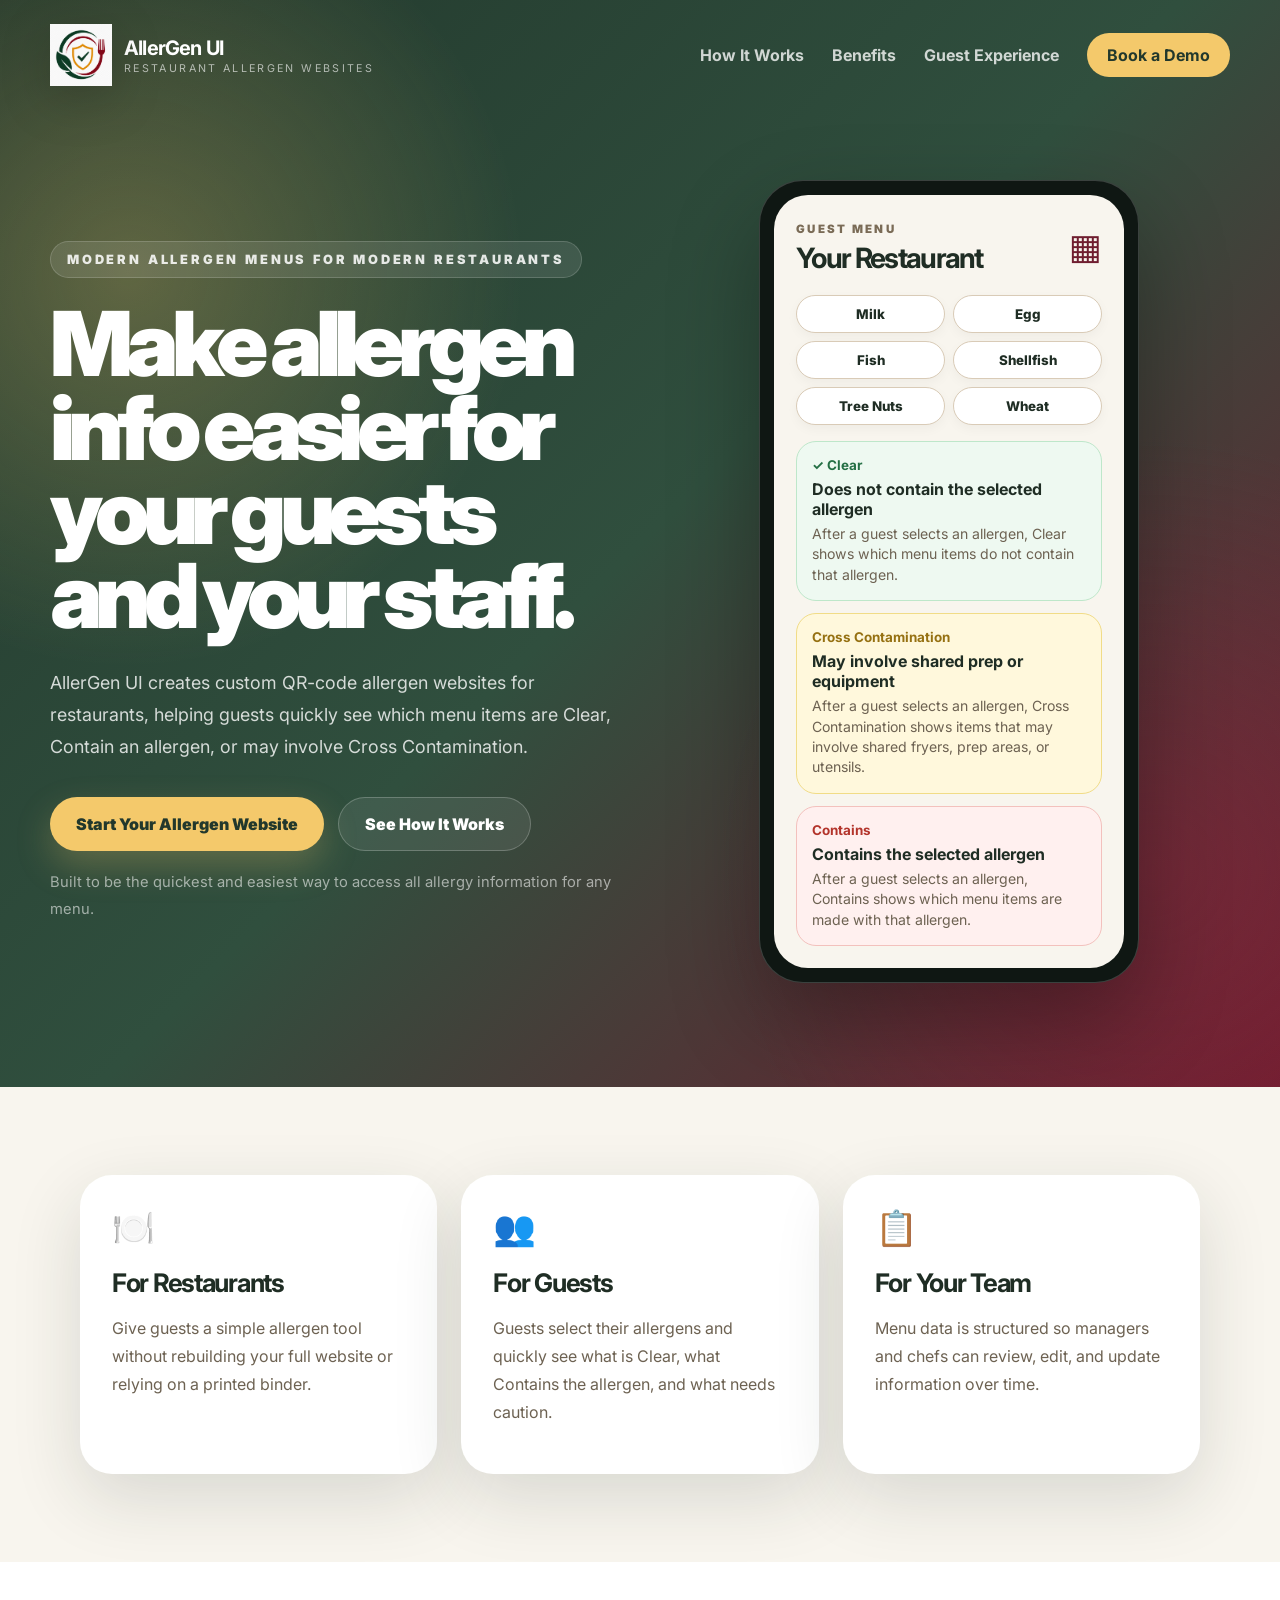
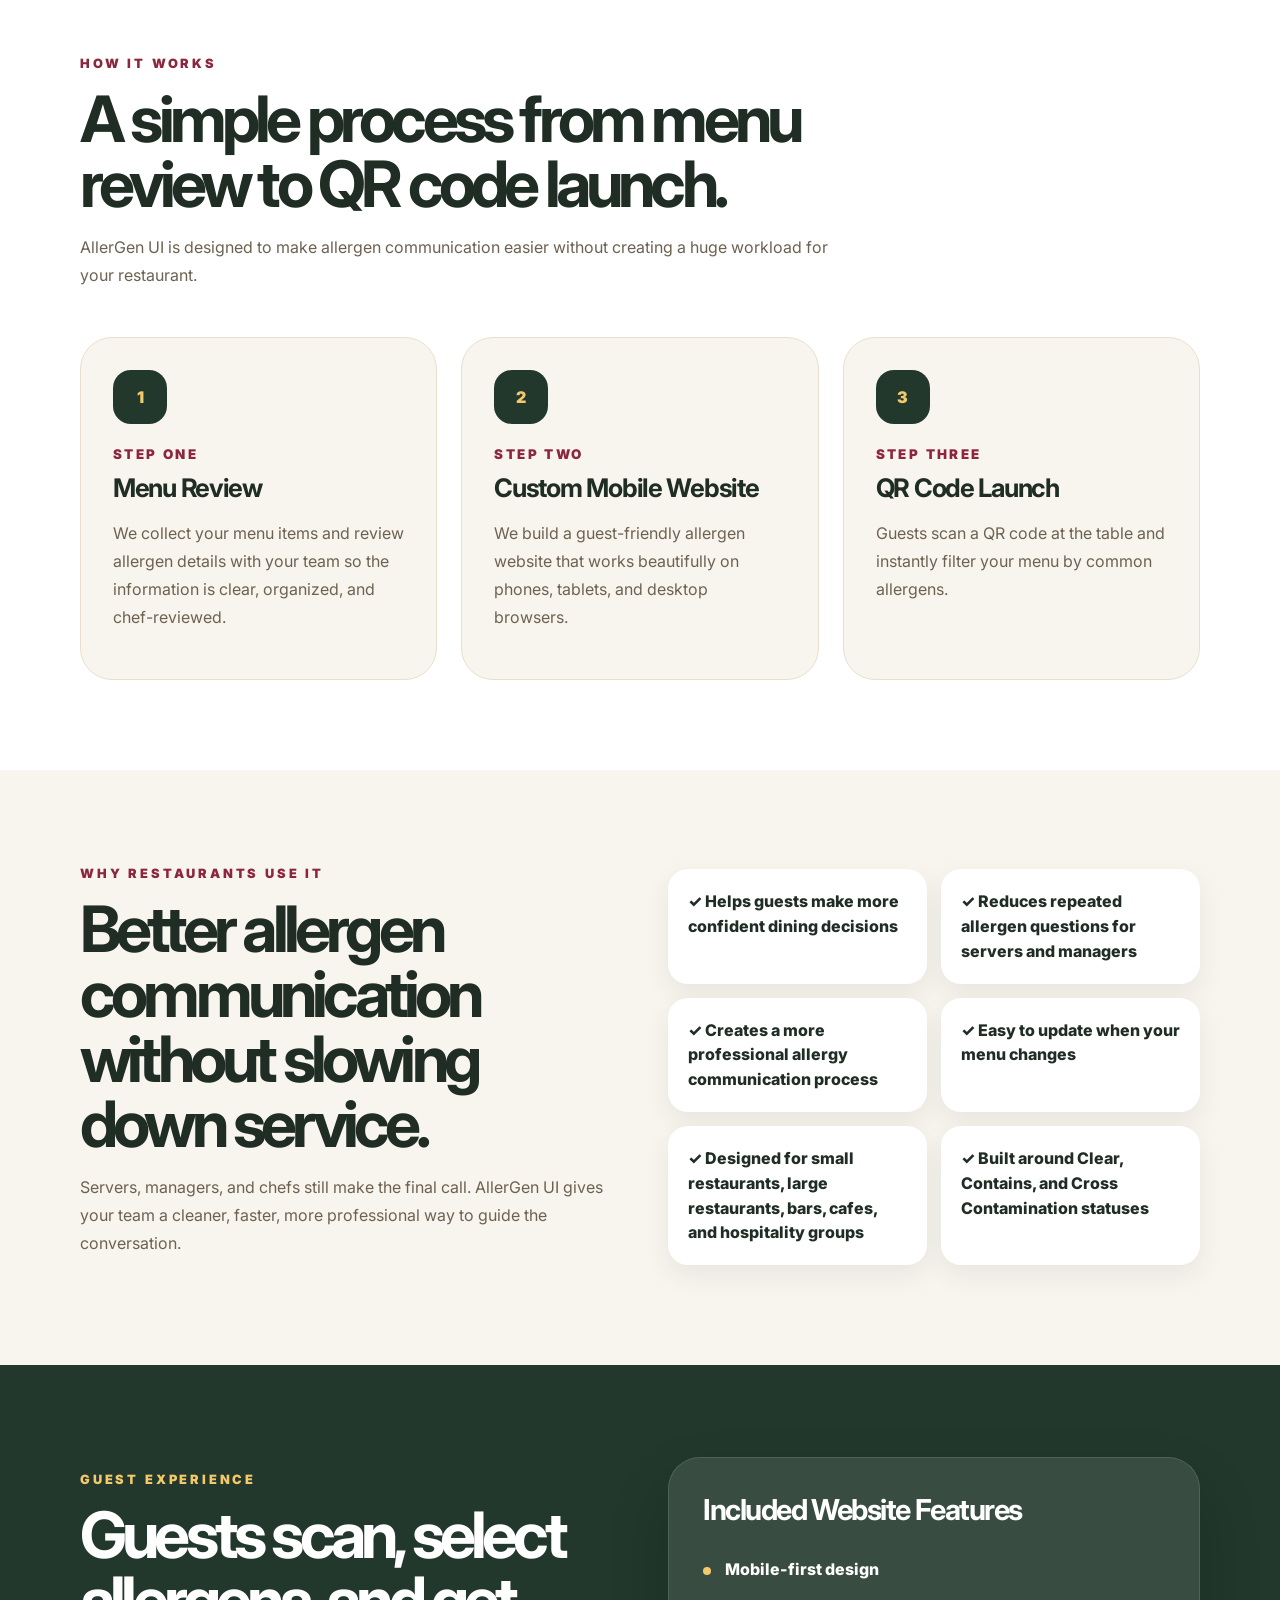
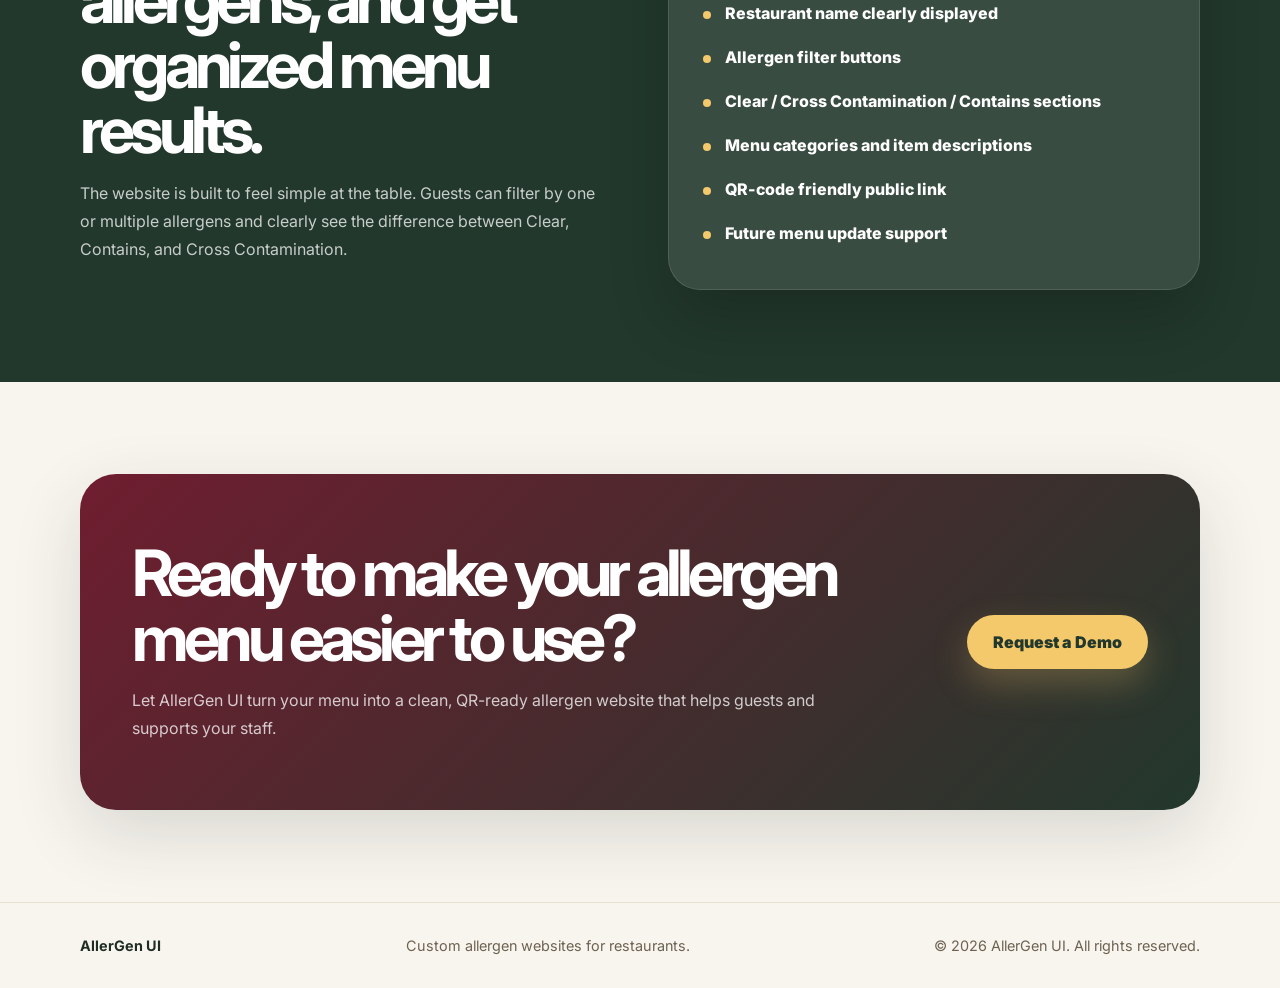
<file: index.html>
<!DOCTYPE html>
<html lang="en">
<head>
  <meta charset="UTF-8" />
  <meta name="viewport" content="width=device-width, initial-scale=1.0" />
  <title>AllerGen UI | Restaurant Allergen Websites</title>
  <meta name="description" content="AllerGen UI creates custom QR-code allergen websites for restaurants, helping guests filter menus by common allergens." />
  <link rel="preconnect" href="https://fonts.googleapis.com">
  <link rel="preconnect" href="https://fonts.gstatic.com" crossorigin>
  <link href="https://fonts.googleapis.com/css2?family=Inter:wght@400;600;700;800;900&display=swap" rel="stylesheet">
  <link rel="stylesheet" href="styles.css" />
</head>
<body>
  <header class="hero">
    <nav class="nav">
      <a class="brand" href="#top" aria-label="AllerGen UI home">
        <img class="brand-logo" src="logo.png" alt="AllerGen UI logo" />
        <span>
          <strong>AllerGen UI</strong>
          <small>Restaurant Allergen Websites</small>
        </span>
      </a>

      <button class="mobile-menu-button" aria-label="Open menu" aria-expanded="false">☰</button>

      <div class="nav-links">
        <a href="#how-it-works">How It Works</a>
        <a href="#benefits">Benefits</a>
        <a href="#guest-experience">Guest Experience</a>
        <a class="nav-cta" href="#contact">Book a Demo</a>
      </div>
    </nav>

    <section id="top" class="hero-content section-grid">
      <div class="hero-copy reveal">
        <div class="eyebrow">Modern allergen menus for modern restaurants</div>
        <h1>Make allergen info easier for your guests and your staff.</h1>
        <p>
          AllerGen UI creates custom QR-code allergen websites for restaurants, helping guests quickly see which menu items are Clear, Contain an allergen, or may involve Cross Contamination.
        </p>
        <div class="hero-actions">
          <a class="button primary" href="#contact">Start Your Allergen Website</a>
          <a class="button secondary" href="#how-it-works">See How It Works</a>
        </div>
        <p class="subnote">Built to be the quickest and easiest way to access all allergy information for any menu.</p>
      </div>

      <div class="phone-wrap reveal delay-1" aria-label="Example allergen menu preview">
        <div class="phone">
          <div class="phone-screen">
            <div class="screen-header">
              <div>
                <span>Guest Menu</span>
                <h2>Your Restaurant</h2>
              </div>
              <div class="qr-mark">▦</div>
            </div>

            <div class="allergen-buttons">
              <button>Milk</button>
              <button>Egg</button>
              <button>Fish</button>
              <button>Shellfish</button>
              <button>Tree Nuts</button>
              <button>Wheat</button>
            </div>

            <div class="result-card clear">
              <strong>✓ Clear</strong>
              <h3>Does not contain the selected allergen</h3>
              <p>After a guest selects an allergen, Clear shows which menu items do not contain that allergen.</p>
            </div>

            <div class="result-card cross">
              <strong>Cross Contamination</strong>
              <h3>May involve shared prep or equipment</h3>
              <p>After a guest selects an allergen, Cross Contamination shows items that may involve shared fryers, prep areas, or utensils.</p>
            </div>

            <div class="result-card contains">
              <strong>Contains</strong>
              <h3>Contains the selected allergen</h3>
              <p>After a guest selects an allergen, Contains shows which menu items are made with that allergen.</p>
            </div>
          </div>
        </div>
      </div>
    </section>
  </header>

  <main>
    <section class="quick-cards container">
      <article class="info-card reveal">
        <div class="card-icon">🍽️</div>
        <h2>For Restaurants</h2>
        <p>Give guests a simple allergen tool without rebuilding your full website or relying on a printed binder.</p>
      </article>
      <article class="info-card reveal delay-1">
        <div class="card-icon">👥</div>
        <h2>For Guests</h2>
        <p>Guests select their allergens and quickly see what is Clear, what Contains the allergen, and what needs caution.</p>
      </article>
      <article class="info-card reveal delay-2">
        <div class="card-icon">📋</div>
        <h2>For Your Team</h2>
        <p>Menu data is structured so managers and chefs can review, edit, and update information over time.</p>
      </article>
    </section>

    <section id="how-it-works" class="how-section">
      <div class="container">
        <div class="section-heading reveal">
          <span>How It Works</span>
          <h2>A simple process from menu review to QR code launch.</h2>
          <p>AllerGen UI is designed to make allergen communication easier without creating a huge workload for your restaurant.</p>
        </div>

        <div class="steps">
          <article class="step-card reveal">
            <div class="step-icon">1</div>
            <small>Step One</small>
            <h3>Menu Review</h3>
            <p>We collect your menu items and review allergen details with your team so the information is clear, organized, and chef-reviewed.</p>
          </article>
          <article class="step-card reveal delay-1">
            <div class="step-icon">2</div>
            <small>Step Two</small>
            <h3>Custom Mobile Website</h3>
            <p>We build a guest-friendly allergen website that works beautifully on phones, tablets, and desktop browsers.</p>
          </article>
          <article class="step-card reveal delay-2">
            <div class="step-icon">3</div>
            <small>Step Three</small>
            <h3>QR Code Launch</h3>
            <p>Guests scan a QR code at the table and instantly filter your menu by common allergens.</p>
          </article>
        </div>
      </div>
    </section>

    <section id="benefits" class="benefits-section container section-grid">
      <div class="benefits-copy reveal">
        <span>Why Restaurants Use It</span>
        <h2>Better allergen communication without slowing down service.</h2>
        <p>
          Servers, managers, and chefs still make the final call. AllerGen UI gives your team a cleaner, faster, more professional way to guide the conversation.
        </p>
      </div>
      <div class="benefit-list reveal delay-1">
        <div>✓ Helps guests make more confident dining decisions</div>
        <div>✓ Reduces repeated allergen questions for servers and managers</div>
        <div>✓ Creates a more professional allergy communication process</div>
        <div>✓ Easy to update when your menu changes</div>
        <div>✓ Designed for small restaurants, large restaurants, bars, cafes, and hospitality groups</div>
        <div>✓ Built around Clear, Contains, and Cross Contamination statuses</div>
      </div>
    </section>

    <section id="guest-experience" class="guest-section">
      <div class="container section-grid">
        <div class="reveal">
          <span>Guest Experience</span>
          <h2>Guests scan, select allergens, and get organized menu results.</h2>
          <p>
            The website is built to feel simple at the table. Guests can filter by one or multiple allergens and clearly see the difference between Clear, Contains, and Cross Contamination.
          </p>
        </div>
        <div class="feature-box reveal delay-1">
          <h3>Included Website Features</h3>
          <ul>
            <li>Mobile-first design</li>
            <li>Restaurant name clearly displayed</li>
            <li>Allergen filter buttons</li>
            <li>Clear / Cross Contamination / Contains sections</li>
            <li>Menu categories and item descriptions</li>
            <li>QR-code friendly public link</li>
            <li>Future menu update support</li>
          </ul>
        </div>
      </div>
    </section>

    <section id="contact" class="cta-section container reveal">
      <div class="cta-card">
        <div>
          <h2>Ready to make your allergen menu easier to use?</h2>
          <p>Let AllerGen UI turn your menu into a clean, QR-ready allergen website that helps guests and supports your staff.</p>
        </div>
        <a class="button primary" href="mailto:AllerGen.UI@gmail.com?subject=AllerGen%20UI%20Demo%20Request">Request a Demo</a>
      </div>
    </section>
  </main>

  <footer class="footer">
    <div class="container footer-inner">
      <strong>AllerGen UI</strong>
      <span>Custom allergen websites for restaurants.</span>
      <span>© 2026 AllerGen UI. All rights reserved.</span>
    </div>
  </footer>

  <script src="script.js"></script>
</body>
</html>
</file>
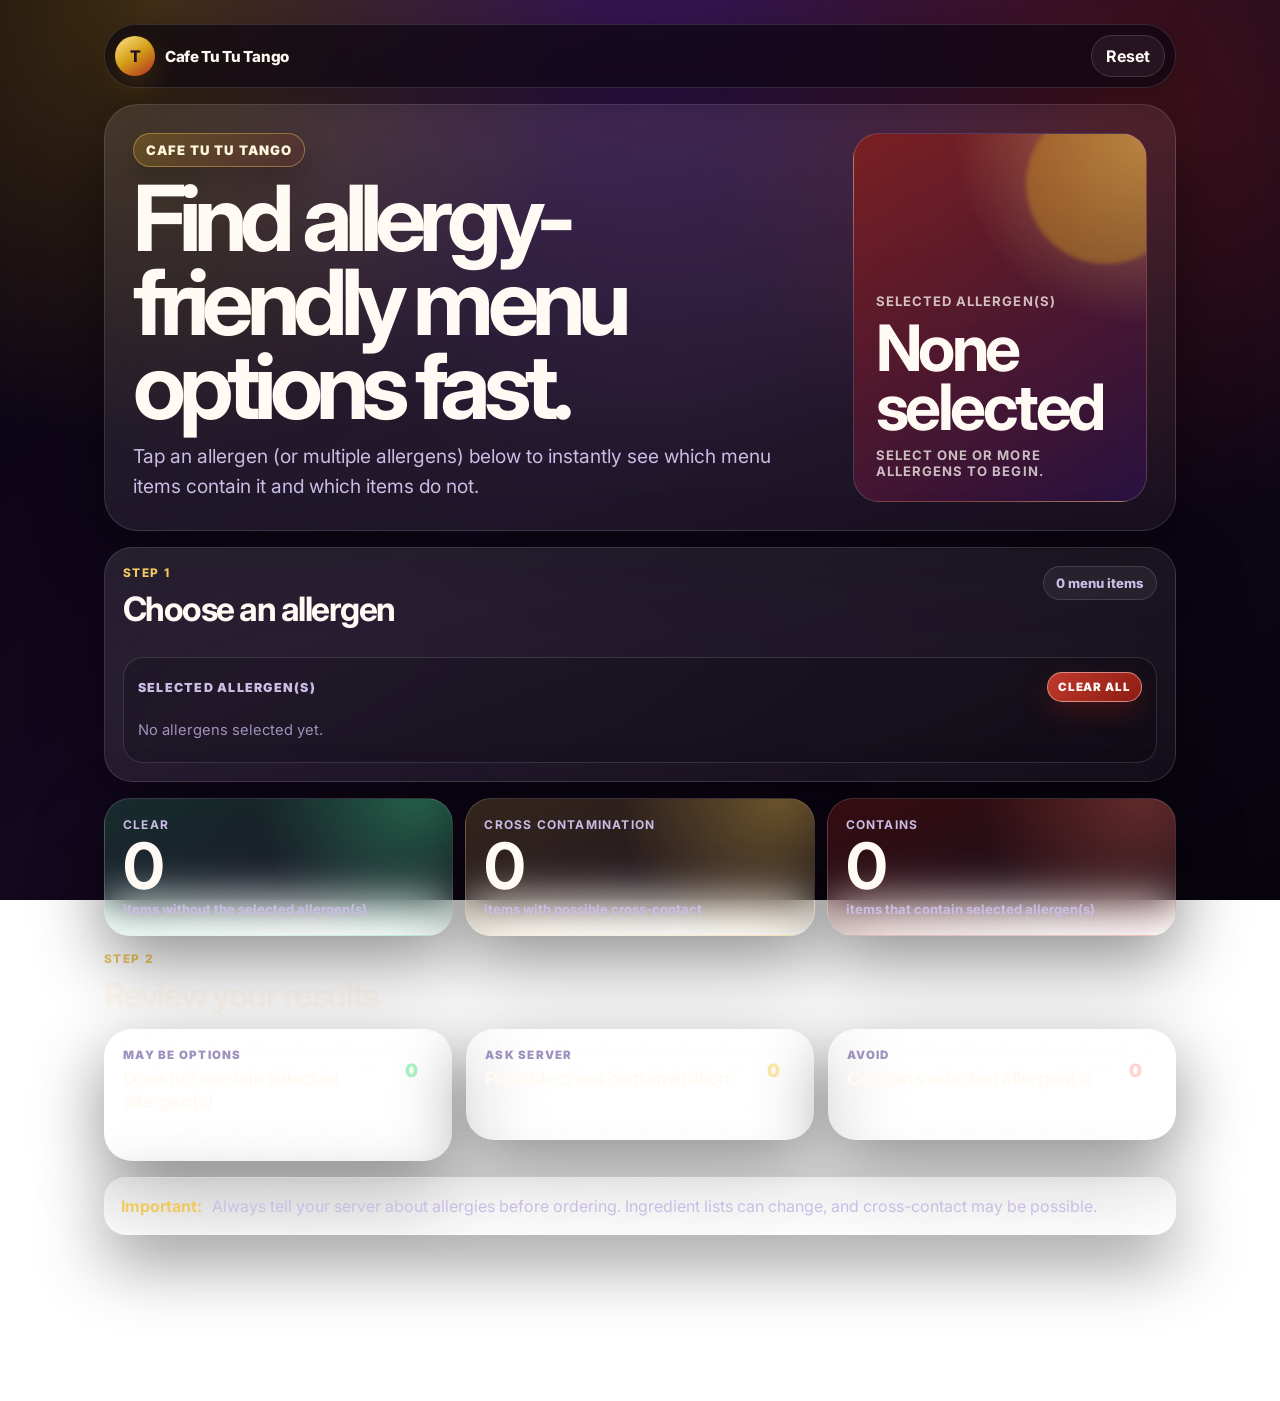
<file: cafetututango/index.html>
<!DOCTYPE html>
<html lang="en">
<head>
  <meta charset="UTF-8" />
  <meta name="viewport" content="width=device-width, initial-scale=1" />
  <meta name="theme-color" content="#221136" />
  <title>Cafe Tu Tu Tango Allergen Guide</title>
  <link rel="preconnect" href="https://fonts.googleapis.com">
  <link rel="preconnect" href="https://fonts.gstatic.com" crossorigin>
  <link href="https://fonts.googleapis.com/css2?family=Inter:wght@400;500;600;700;800&display=swap" rel="stylesheet">
  <link rel="stylesheet" href="styles.css" />
</head>
<body>
  <div class="app-shell">
    <header class="hero" aria-labelledby="page-title">
      <nav class="topbar" aria-label="Site header">
        <a class="logo" href="#top" aria-label="Cafe Tu Tu Tango Allergen Guide Home">
          <span class="logo-mark">T</span>
          <span class="logo-text">Cafe Tu Tu Tango</span>
        </a>
        <button class="ghost-button" id="reset-button" type="button">Reset</button>
      </nav>

      <section class="hero-card" id="top">
        <div class="hero-copy">
          <p class="restaurant-label">Cafe Tu Tu Tango</p>
          <h1 id="page-title">Find allergy-friendly menu options fast.</h1>
          <p class="hero-subtitle">
            Tap an allergen (or multiple allergens) below to instantly see which menu items contain it and which items do not.
          </p>
        </div>

        <div class="hero-panel" aria-label="Current selection summary">
          <span class="panel-label">Selected allergen(s)</span>
          <strong id="selected-allergen">None selected</strong>
          <span class="panel-note" id="selected-note">Select one or more allergens to begin.</span>
        </div>
      </section>
    </header>

    <main class="content">
      <section class="controls-card" aria-labelledby="allergen-heading">
        <div class="section-heading">
          <div>
            <p class="eyebrow">Step 1</p>
            <h2 id="allergen-heading">Choose an allergen</h2>
          </div>
          <span class="small-pill" id="item-total">0 menu items</span>
        </div>

        <div class="allergen-grid" id="allergen-buttons" role="list" aria-label="Allergen filters"></div>


        <div class="selected-chips-wrap" aria-live="polite">
          <div class="selected-chips-header">
            <span>Selected allergen(s)</span>
            <button class="clear-selection-button" id="clear-selection-button" type="button">Clear all</button>
          </div>
          <div class="selected-chips" id="selected-chips">
            <span class="empty-chip-message">No allergens selected yet.</span>
          </div>
        </div>
      </section>

      <section class="status-grid" aria-label="Allergen counts">
        <article class="stat-card safe-stat">
          <span class="stat-label">Clear</span>
          <strong id="free-count">0</strong>
          <span class="stat-caption">items without the selected allergen(s)</span>
        </article>
        <article class="stat-card caution-stat">
          <span class="stat-label">Cross contamination</span>
          <strong id="cross-count">0</strong>
          <span class="stat-caption">items with possible cross-contact</span>
        </article>
        <article class="stat-card danger-stat">
          <span class="stat-label">Contains</span>
          <strong id="contains-count">0</strong>
          <span class="stat-caption">items that contain selected allergen(s)</span>
        </article>
      </section>

      <section class="results-shell" aria-labelledby="results-heading">
        <div class="section-heading results-heading-row">
          <div>
            <p class="eyebrow">Step 2</p>
            <h2 id="results-heading">Review your results</h2>
          </div>
        </div>

        <div class="results-grid">
          <article class="result-card free-card" id="free-section">
            <header class="result-card-header">
              <div>
                <p class="card-kicker">May be options</p>
                <h3>Does not contain selected allergen(s)</h3>
              </div>
              <span class="result-count" id="free-count-small">0</span>
            </header>
            <div class="result-list" id="free-list"></div>
          </article>

          <article class="result-card cross-card" id="cross-section">
            <header class="result-card-header">
              <div>
                <p class="card-kicker">Ask server</p>
                <h3>Possible cross contamination</h3>
              </div>
              <span class="result-count" id="cross-count-small">0</span>
            </header>
            <div class="result-list" id="cross-list"></div>
          </article>

          <article class="result-card contains-card" id="contains-section">
            <header class="result-card-header">
              <div>
                <p class="card-kicker">Avoid</p>
                <h3>Contains selected allergen(s)</h3>
              </div>
              <span class="result-count" id="contains-count-small">0</span>
            </header>
            <div class="result-list" id="contains-list"></div>
          </article>
        </div>
      </section>

      <section class="disclaimer" aria-label="Allergy disclaimer">
        <strong>Important:</strong>
        <span>Always tell your server about allergies before ordering. Ingredient lists can change, and cross-contact may be possible.</span>
      </section>
    </main>
  </div>


  <div class="sticky-results-bar" id="sticky-results-bar" aria-live="polite">
    <div class="sticky-results-copy">
      <strong id="selected-count-label">No allergens selected</strong>
      <span>Select all allergens that apply, then review your results.</span>
    </div>
    <button class="view-results-button" id="view-results-button" type="button">View Results</button>
  </div>

  <script src="script.js"></script.css>
</body>
</html>
</file>
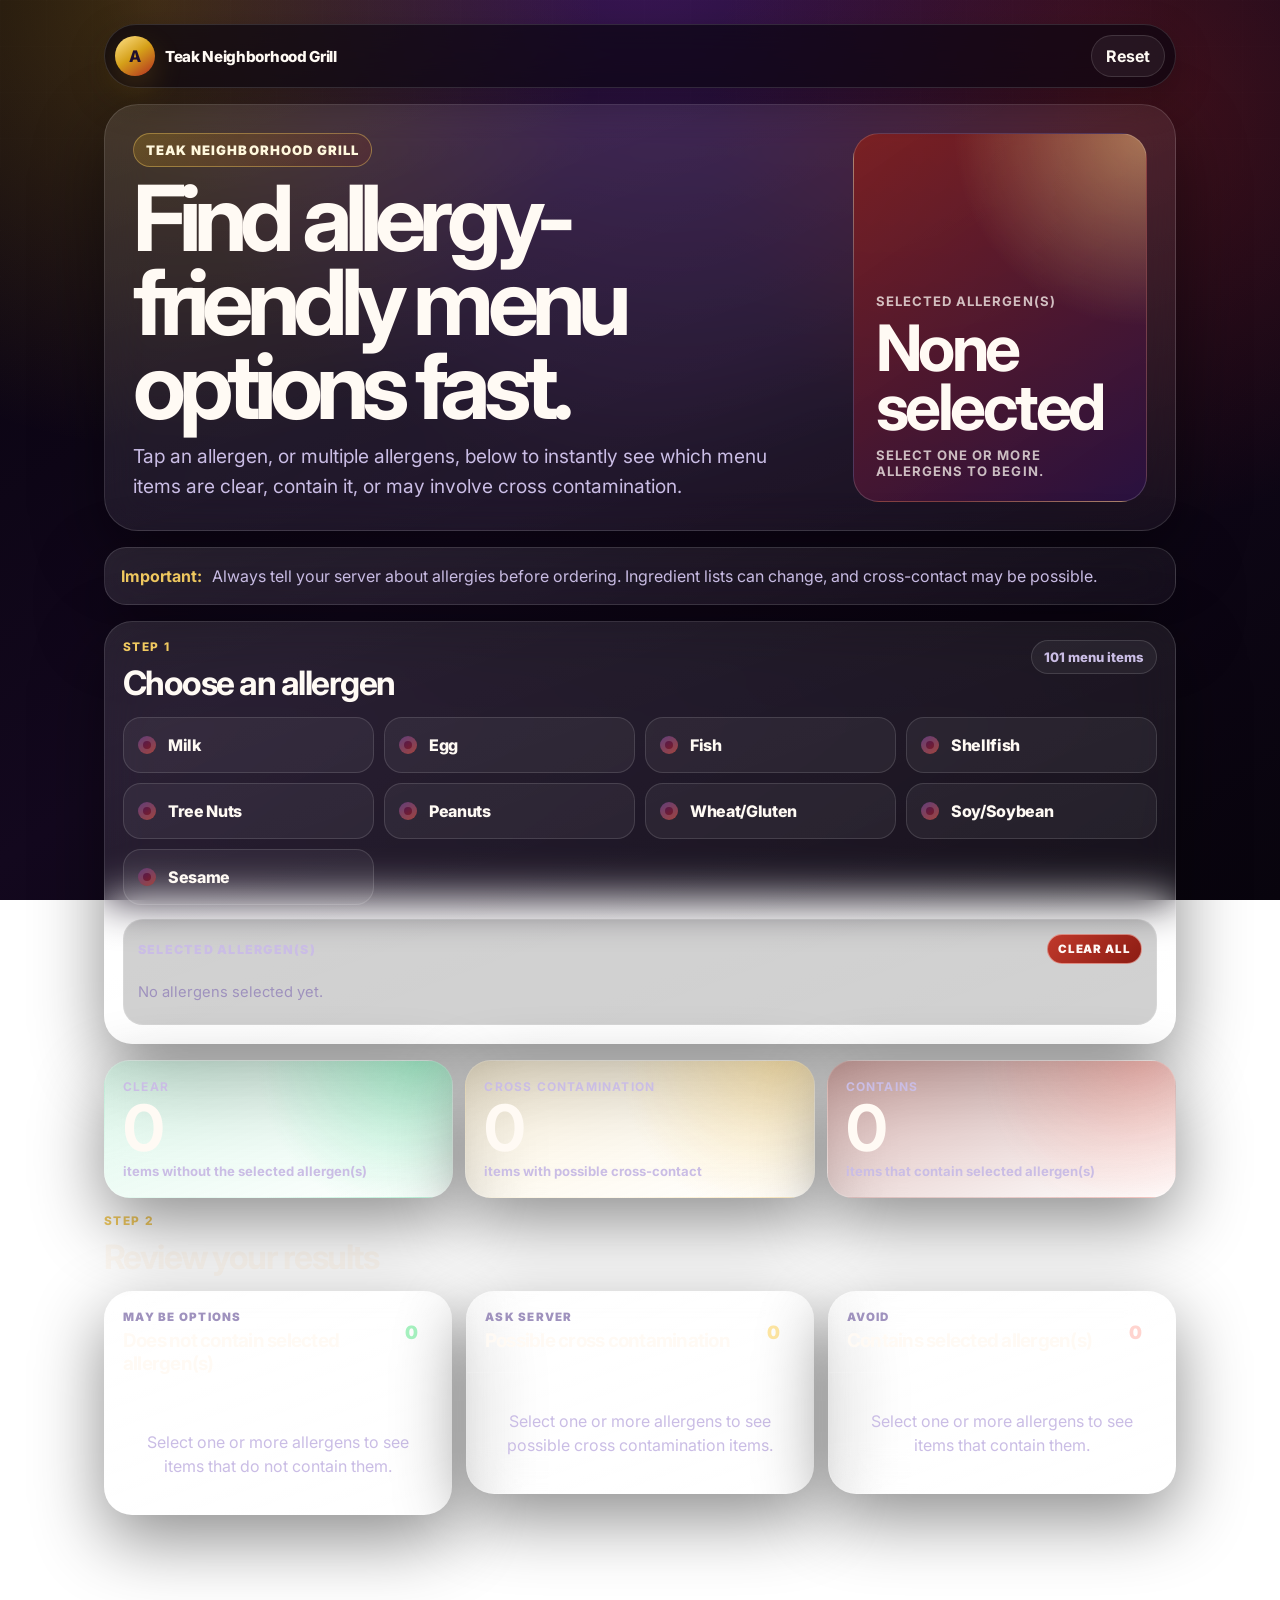
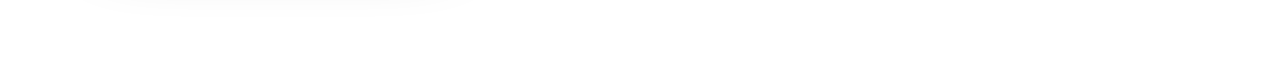
<file: Teak/index.html>
<!DOCTYPE html>
<html lang="en">
<head>
  <meta charset="UTF-8" />
  <meta name="viewport" content="width=device-width, initial-scale=1" />
  <meta name="theme-color" content="#221136" />
  <title>Restaurant Allergen Guide</title>
  <link rel="preconnect" href="https://fonts.googleapis.com">
  <link rel="preconnect" href="https://fonts.gstatic.com" crossorigin>
  <link href="https://fonts.googleapis.com/css2?family=Inter:wght@400;500;600;700;800&display=swap" rel="stylesheet">
  <link rel="stylesheet" href="styles.css" />
</head>
<body>
  <div class="app-shell">
    <header class="hero" aria-labelledby="page-title">
      <nav class="topbar" aria-label="Site header">
        <a class="logo" href="#top" aria-label="Restaurant Allergen Guide Home">
          <span class="logo-mark">A</span>
          <span class="logo-text" data-restaurant-name>Restaurant Name</span>
        </a>
        <button class="ghost-button" id="reset-button" type="button">Reset</button>
      </nav>

      <section class="hero-card" id="top">
        <div class="hero-copy">
          <p class="restaurant-label" data-restaurant-name>Restaurant Name</p>
          <h1 id="page-title">Find allergy-friendly menu options fast.</h1>
          <p class="hero-subtitle">
            Tap an allergen, or multiple allergens, below to instantly see which menu items are clear, contain it, or may involve cross contamination.
          </p>
        </div>

        <div class="hero-panel" aria-label="Current selection summary">
          <span class="panel-label">Selected allergen(s)</span>
          <strong id="selected-allergen">None selected</strong>
          <span class="panel-note" id="selected-note">Select one or more allergens to begin.</span>
        </div>
      </section>
    </header>

    <main class="content">
      <section class="disclaimer" aria-label="Allergy disclaimer">
        <strong>Important:</strong>
        <span id="disclaimer-text">Always tell your server about allergies before ordering. Ingredient lists can change, and cross-contact may be possible.</span>
      </section>

      <section class="controls-card" aria-labelledby="allergen-heading">
        <div class="section-heading">
          <div>
            <p class="eyebrow">Step 1</p>
            <h2 id="allergen-heading">Choose an allergen</h2>
          </div>
          <span class="small-pill" id="item-total">0 menu items</span>
        </div>

        <div class="allergen-grid" id="allergen-buttons" role="list" aria-label="Allergen filters"></div>

        <div class="selected-chips-wrap" aria-live="polite">
          <div class="selected-chips-header">
            <span>Selected allergen(s)</span>
            <button class="clear-selection-button" id="clear-selection-button" type="button">Clear all</button>
          </div>
          <div class="selected-chips" id="selected-chips">
            <span class="empty-chip-message">No allergens selected yet.</span>
          </div>
        </div>
      </section>

      <section class="status-grid" aria-label="Allergen counts">
        <article class="stat-card safe-stat">
          <span class="stat-label">Clear</span>
          <strong id="free-count">0</strong>
          <span class="stat-caption">items without the selected allergen(s)</span>
        </article>
        <article class="stat-card caution-stat">
          <span class="stat-label">Cross contamination</span>
          <strong id="cross-count">0</strong>
          <span class="stat-caption">items with possible cross-contact</span>
        </article>
        <article class="stat-card danger-stat">
          <span class="stat-label">Contains</span>
          <strong id="contains-count">0</strong>
          <span class="stat-caption">items that contain selected allergen(s)</span>
        </article>
      </section>

      <section class="results-shell" aria-labelledby="results-heading">
        <div class="section-heading results-heading-row">
          <div>
            <p class="eyebrow">Step 2</p>
            <h2 id="results-heading">Review your results</h2>
          </div>
        </div>

        <div class="results-grid">
          <article class="result-card free-card">
            <header class="result-card-header">
              <div>
                <p class="card-kicker">May be options</p>
                <h3>Does not contain selected allergen(s)</h3>
              </div>
              <span class="result-count" id="free-count-small">0</span>
            </header>
            <div class="result-list" id="free-list"></div>
          </article>

          <article class="result-card cross-card">
            <header class="result-card-header">
              <div>
                <p class="card-kicker">Ask server</p>
                <h3>Possible cross contamination</h3>
              </div>
              <span class="result-count" id="cross-count-small">0</span>
            </header>
            <div class="result-list" id="cross-list"></div>
          </article>

          <article class="result-card contains-card">
            <header class="result-card-header">
              <div>
                <p class="card-kicker">Avoid</p>
                <h3>Contains selected allergen(s)</h3>
              </div>
              <span class="result-count" id="contains-count-small">0</span>
            </header>
            <div class="result-list" id="contains-list"></div>
          </article>
        </div>
      </section>


    </main>
  </div>

  <div class="sticky-results-bar" id="sticky-results-bar" aria-live="polite">
    <div class="sticky-results-copy">
      <strong id="selected-count-label">No allergens selected</strong>
      <span>Select all allergens that apply, then review your results.</span>
    </div>
    <button class="view-results-button" id="view-results-button" type="button">View Results</button>
  </div>

  <script src="menu-data.js"></script>
  <script src="script.js"></script>
</body>
</html>
</file>
<file: styles.css>
:root {
  --green-dark: #22382c;
  --green: #304f3e;
  --burgundy: #6f1d2f;
  --burgundy-light: #8b263d;
  --gold: #f4c96b;
  --cream: #f8f5ee;
  --cream-dark: #eadfcd;
  --text: #1f2d24;
  --muted: #6d6252;
  --white: #ffffff;
  --shadow: 0 24px 70px rgba(31, 45, 36, 0.14);
  --radius-xl: 32px;
}

* {
  box-sizing: border-box;
}

html {
  scroll-behavior: smooth;
}

body {
  margin: 0;
  font-family: "Inter", system-ui, -apple-system, BlinkMacSystemFont, "Segoe UI", sans-serif;
  color: var(--text);
  background: var(--cream);
}

img, svg {
  max-width: 100%;
}

a {
  color: inherit;
  text-decoration: none;
}

button, .button {
  font-family: inherit;
}

.container {
  width: min(1120px, calc(100% - 40px));
  margin: 0 auto;
}

.section-grid {
  display: grid;
  grid-template-columns: 1fr 1fr;
  gap: 56px;
  align-items: center;
}

.hero {
  position: relative;
  overflow: hidden;
  color: var(--white);
  background: radial-gradient(circle at 10% 25%, rgba(244, 201, 107, 0.28), transparent 28%),
    radial-gradient(circle at 90% 80%, rgba(139, 38, 61, 0.45), transparent 30%),
    linear-gradient(135deg, var(--green-dark), var(--green), var(--burgundy));
}

.nav {
  position: relative;
  z-index: 10;
  width: min(1180px, calc(100% - 40px));
  margin: 0 auto;
  padding: 24px 0;
  display: flex;
  align-items: center;
  justify-content: space-between;
  gap: 24px;
}

.brand {
  display: inline-flex;
  align-items: center;
  gap: 12px;
}

.brand-logo {
  width: 62px;
  height: 62px;
  object-fit: contain;
  filter: drop-shadow(0 12px 24px rgba(0, 0, 0, 0.18));
  flex-shrink: 0;
}

.brand strong {
  display: block;
  font-size: 1.25rem;
  letter-spacing: -0.04em;
}

.brand small {
  display: block;
  margin-top: 2px;
  font-size: 0.67rem;
  letter-spacing: 0.22em;
  text-transform: uppercase;
  color: rgba(255,255,255,0.62);
}

@media (max-width: 640px) {
  .brand-logo {
    width: 52px;
    height: 52px;
  }
}

.nav-links {
  display: flex;
  align-items: center;
  gap: 28px;
  font-weight: 700;
  color: rgba(255,255,255,0.78);
}

.nav-links a:hover {
  color: var(--white);
}

.nav-cta {
  padding: 12px 20px;
  border-radius: 999px;
  color: var(--green-dark) !important;
  background: var(--gold);
}

.mobile-menu-button {
  display: none;
  border: 0;
  color: var(--white);
  font-size: 1.7rem;
  background: transparent;
}

.hero-content {
  position: relative;
  z-index: 2;
  width: min(1180px, calc(100% - 40px));
  margin: 0 auto;
  padding: 70px 0 104px;
}

.eyebrow, .section-heading span, .benefits-copy span, .guest-section span {
  display: inline-flex;
  color: var(--burgundy-light);
  font-size: 0.8rem;
  font-weight: 900;
  text-transform: uppercase;
  letter-spacing: 0.22em;
}

.hero .eyebrow {
  margin-bottom: 24px;
  padding: 10px 16px;
  border-radius: 999px;
  color: rgba(255,255,255,0.86);
  background: rgba(255,255,255,0.1);
  border: 1px solid rgba(255,255,255,0.16);
}

.hero h1 {
  margin: 0;
  max-width: 680px;
  font-size: clamp(3rem, 7vw, 6.4rem);
  line-height: 0.94;
  letter-spacing: -0.075em;
  font-weight: 900;
}

.hero-copy > p {
  margin: 28px 0 0;
  max-width: 620px;
  color: rgba(255,255,255,0.8);
  font-size: 1.12rem;
  line-height: 1.8;
}

.hero-actions {
  margin-top: 34px;
  display: flex;
  flex-wrap: wrap;
  gap: 14px;
}

.button {
  display: inline-flex;
  align-items: center;
  justify-content: center;
  min-height: 54px;
  padding: 0 26px;
  border-radius: 999px;
  font-weight: 900;
  transition: transform 0.2s ease, box-shadow 0.2s ease, background 0.2s ease;
}

.button:hover {
  transform: translateY(-2px);
}

.button.primary {
  color: var(--green-dark);
  background: var(--gold);
  box-shadow: 0 15px 35px rgba(244, 201, 107, 0.25);
}

.button.secondary {
  color: var(--white);
  background: rgba(255,255,255,0.08);
  border: 1px solid rgba(255,255,255,0.22);
}

.subnote {
  margin-top: 18px !important;
  font-size: 0.92rem !important;
  color: rgba(255,255,255,0.56) !important;
}

.phone-wrap {
  display: flex;
  justify-content: center;
}

.phone {
  width: min(380px, 100%);
  padding: 14px;
  border-radius: 44px;
  background: #0f1713;
  box-shadow: 0 38px 90px rgba(0,0,0,0.32);
  border: 1px solid rgba(255,255,255,0.18);
}

.phone-screen {
  padding: 22px;
  border-radius: 34px;
  color: var(--text);
  background: var(--cream);
}

.screen-header {
  display: flex;
  justify-content: space-between;
  gap: 20px;
  align-items: center;
  margin-bottom: 20px;
}

.screen-header span {
  color: #7a6b56;
  font-size: 0.72rem;
  font-weight: 900;
  text-transform: uppercase;
  letter-spacing: 0.2em;
}

.screen-header h2 {
  margin: 4px 0 0;
  font-size: 1.75rem;
  letter-spacing: -0.06em;
}

.qr-mark {
  font-size: 2.2rem;
  color: var(--burgundy);
}

.allergen-buttons {
  display: grid;
  grid-template-columns: 1fr 1fr;
  gap: 8px;
  margin-bottom: 16px;
}

.allergen-buttons button {
  border: 1px solid #d9cbb7;
  border-radius: 999px;
  background: var(--white);
  padding: 10px;
  color: var(--text);
  font-weight: 800;
  box-shadow: 0 4px 12px rgba(0,0,0,0.04);
}

.result-card {
  padding: 15px;
  border-radius: 20px;
  margin-top: 12px;
}

.result-card strong {
  display: block;
  margin-bottom: 6px;
  font-size: 0.84rem;
}

.result-card h3 {
  margin: 0;
  font-size: 1rem;
}

.result-card p {
  margin: 5px 0 0;
  color: var(--muted);
  font-size: 0.88rem;
  line-height: 1.45;
}

.clear {
  background: #eef9f1;
  border: 1px solid #bee7ca;
}

.clear strong { color: #257045; }
.cross {
  background: #fff8dc;
  border: 1px solid #f1dc87;
}
.cross strong { color: #967112; }
.contains {
  background: #fff0ef;
  border: 1px solid #f3c1bd;
}
.contains strong { color: #b3342b; }

.quick-cards {
  display: grid;
  grid-template-columns: repeat(3, 1fr);
  gap: 24px;
  padding: 88px 0;
}

.info-card, .step-card {
  background: var(--white);
  border-radius: var(--radius-xl);
  padding: 32px;
  box-shadow: var(--shadow);
}

.card-icon {
  font-size: 2.15rem;
  margin-bottom: 18px;
}

.info-card h2, .step-card h3 {
  margin: 0;
  font-size: 1.6rem;
  letter-spacing: -0.05em;
}

.info-card p, .step-card p, .section-heading p, .benefits-copy p, .guest-section p, .cta-card p {
  color: var(--muted);
  line-height: 1.75;
}

.how-section {
  background: var(--white);
  padding: 90px 0;
}

.section-heading {
  max-width: 760px;
}

.section-heading h2, .benefits-copy h2, .guest-section h2, .cta-card h2 {
  margin: 14px 0 0;
  font-size: clamp(2.25rem, 5vw, 4rem);
  line-height: 1.02;
  letter-spacing: -0.075em;
}

.steps {
  display: grid;
  grid-template-columns: repeat(3, 1fr);
  gap: 24px;
  margin-top: 48px;
}

.step-card {
  background: var(--cream);
  border: 1px solid var(--cream-dark);
  box-shadow: none;
}

.step-icon {
  display: grid;
  place-items: center;
  width: 54px;
  height: 54px;
  margin-bottom: 22px;
  border-radius: 18px;
  color: var(--gold);
  background: var(--green-dark);
  font-weight: 900;
}

.step-card small {
  display: block;
  margin-bottom: 10px;
  color: var(--burgundy-light);
  font-weight: 900;
  text-transform: uppercase;
  letter-spacing: 0.18em;
}

.benefits-section {
  padding: 92px 0;
}

.benefit-list {
  display: grid;
  grid-template-columns: 1fr 1fr;
  gap: 14px;
}

.benefit-list div {
  padding: 20px;
  border-radius: 20px;
  background: var(--white);
  box-shadow: 0 10px 26px rgba(31, 45, 36, 0.08);
  font-weight: 800;
  line-height: 1.55;
}

.guest-section {
  padding: 92px 0;
  color: var(--white);
  background: var(--green-dark);
}

.guest-section span {
  color: var(--gold);
}

.guest-section p {
  color: rgba(255,255,255,0.75);
}

.feature-box {
  padding: 34px;
  border-radius: var(--radius-xl);
  background: rgba(255,255,255,0.1);
  border: 1px solid rgba(255,255,255,0.12);
  box-shadow: 0 30px 60px rgba(0,0,0,0.18);
}

.feature-box h3 {
  margin: 0 0 20px;
  font-size: 1.8rem;
  letter-spacing: -0.05em;
}

.feature-box ul {
  margin: 0;
  padding: 0;
  list-style: none;
}

.feature-box li {
  position: relative;
  padding: 12px 0 12px 22px;
  font-weight: 800;
}

.feature-box li::before {
  content: "";
  position: absolute;
  left: 0;
  top: 20px;
  width: 8px;
  height: 8px;
  border-radius: 999px;
  background: var(--gold);
}

.cta-section {
  padding: 92px 0;
}

.cta-card {
  display: grid;
  grid-template-columns: 1fr auto;
  gap: 32px;
  align-items: center;
  padding: 52px;
  border-radius: 36px;
  color: var(--white);
  background: linear-gradient(135deg, var(--burgundy), var(--green-dark));
  box-shadow: var(--shadow);
}

.cta-card p {
  max-width: 700px;
  color: rgba(255,255,255,0.76);
}

.footer {
  padding: 34px 0;
  border-top: 1px solid var(--cream-dark);
}

.footer-inner {
  display: flex;
  justify-content: space-between;
  gap: 20px;
  color: var(--muted);
  font-size: 0.9rem;
}

.footer strong {
  color: var(--text);
}

.reveal {
  opacity: 0;
  transform: translateY(18px);
  transition: opacity 0.7s ease, transform 0.7s ease;
}

.reveal.visible {
  opacity: 1;
  transform: translateY(0);
}

.delay-1 { transition-delay: 0.12s; }
.delay-2 { transition-delay: 0.24s; }

@media (max-width: 900px) {
  .section-grid,
  .quick-cards,
  .steps,
  .benefit-list,
  .cta-card {
    grid-template-columns: 1fr;
  }

  .hero-content {
    padding-top: 42px;
  }

  .phone-wrap {
    order: -1;
  }

  .nav-links {
    position: absolute;
    top: 78px;
    left: 0;
    right: 0;
    display: none;
    flex-direction: column;
    align-items: stretch;
    padding: 18px;
    border-radius: 22px;
    background: rgba(15, 23, 19, 0.94);
    backdrop-filter: blur(12px);
  }

  .nav-links.open {
    display: flex;
  }

  .nav-links a {
    padding: 12px;
  }

  .mobile-menu-button {
    display: block;
  }

  .cta-card {
    padding: 34px;
  }

  .footer-inner {
    flex-direction: column;
  }
}

@media (max-width: 560px) {
  .container,
  .nav,
  .hero-content {
    width: min(100% - 28px, 1120px);
  }

  .brand small {
    display: none;
  }

  .hero h1 {
    font-size: 3rem;
  }

  .hero-actions .button,
  .cta-card .button {
    width: 100%;
  }

  .info-card,
  .step-card,
  .feature-box {
    padding: 24px;
  }
}
</file>
<file: cafetututango/styles.css>
:root {
  --caution: #f2c14e;
  --caution-2: #ffe7a3;
  --bg: #09050f;
  --bg-2: #13091f;
  --surface: rgba(255, 255, 255, 0.075);
  --surface-strong: rgba(255, 255, 255, 0.12);
  --surface-soft: rgba(255, 255, 255, 0.045);
  --purple: #2b1243;
  --purple-2: #42185f;
  --yellow: #d5a019;
  --yellow-2: #f0c960;
  --red: #8e2018;
  --red-2: #ff7666;
  --safe: #40d98f;
  --safe-2: #a7f3c1;
  --text: #fffaf4;
  --muted: #cabde5;
  --muted-2: #9f92be;
  --border: rgba(255, 255, 255, 0.13);
  --border-strong: rgba(255, 255, 255, 0.22);
  --shadow: 0 24px 70px rgba(0, 0, 0, 0.45);
  --radius-sm: 14px;
  --radius-md: 20px;
  --radius-lg: 28px;
  --radius-pill: 999px;
}

* {
  box-sizing: border-box;
}

html {
  scroll-behavior: smooth;
}

body {
  margin: 0;
  min-height: 100vh;
  font-family: Inter, ui-sans-serif, system-ui, -apple-system, BlinkMacSystemFont, "Segoe UI", sans-serif;
  color: var(--text);
  background:
    radial-gradient(circle at 12% 0%, rgba(213, 160, 25, 0.26), transparent 28rem),
    radial-gradient(circle at 88% 12%, rgba(142, 32, 24, 0.38), transparent 26rem),
    radial-gradient(circle at 50% -8%, rgba(98, 38, 142, 0.55), transparent 34rem),
    linear-gradient(145deg, #07030d 0%, #13081e 48%, #08040d 100%);
  background-attachment: fixed;
}

body::before {
  content: "";
  position: fixed;
  inset: 0;
  pointer-events: none;
  opacity: 0.25;
  background-image:
    linear-gradient(rgba(255, 255, 255, 0.04) 1px, transparent 1px),
    linear-gradient(90deg, rgba(255, 255, 255, 0.04) 1px, transparent 1px);
  background-size: 46px 46px;
  mask-image: linear-gradient(to bottom, black, transparent 75%);
}

button,
input {
  font: inherit;
}

button,
a {
  -webkit-tap-highlight-color: transparent;
}

.app-shell {
  position: relative;
  z-index: 1;
  width: min(1120px, 100%);
  margin: 0 auto;
  padding: 18px 16px 40px;
}

.topbar {
  position: sticky;
  top: 12px;
  z-index: 10;
  display: flex;
  align-items: center;
  justify-content: space-between;
  gap: 12px;
  margin-bottom: 16px;
  padding: 10px;
  border: 1px solid var(--border);
  border-radius: var(--radius-pill);
  background: rgba(9, 5, 15, 0.68);
  backdrop-filter: blur(22px);
  box-shadow: 0 12px 36px rgba(0, 0, 0, 0.25);
}

.logo {
  display: inline-flex;
  align-items: center;
  gap: 10px;
  color: var(--text);
  text-decoration: none;
  font-weight: 800;
  letter-spacing: -0.02em;
}

.logo-mark {
  display: grid;
  place-items: center;
  width: 40px;
  height: 40px;
  border-radius: 50%;
  color: #21102d;
  background: linear-gradient(145deg, #ffe28a 0%, var(--yellow) 48%, #b12a21 100%);
  box-shadow: 0 12px 30px rgba(213, 160, 25, 0.2);
}

.logo-text {
  font-size: 0.95rem;
  max-width: 54vw;
  white-space: nowrap;
  overflow: hidden;
  text-overflow: ellipsis;
}

.ghost-button {
  border: 1px solid var(--border);
  border-radius: var(--radius-pill);
  color: var(--text);
  background: rgba(255, 255, 255, 0.06);
  padding: 10px 14px;
  cursor: pointer;
  font-weight: 700;
  transition: transform 160ms ease, border-color 160ms ease, background 160ms ease;
}

.ghost-button:hover {
  transform: translateY(-1px);
  border-color: var(--border-strong);
  background: rgba(255, 255, 255, 0.11);
}

.hero-card,
.controls-card,
.result-card,
.stat-card,
.disclaimer {
  border: 1px solid var(--border);
  background: linear-gradient(160deg, rgba(255, 255, 255, 0.105), rgba(255, 255, 255, 0.045));
  backdrop-filter: blur(22px);
  box-shadow: var(--shadow);
}

.hero-card {
  display: grid;
  gap: 18px;
  grid-template-columns: 1fr;
  align-items: stretch;
  overflow: hidden;
  padding: 22px;
  border-radius: 34px;
}

.hero-copy {
  position: relative;
  z-index: 1;
}

.eyebrow {
  margin: 0 0 8px;
  color: var(--yellow-2);
  font-size: 0.74rem;
  font-weight: 800;
  letter-spacing: 0.12em;
  text-transform: uppercase;
}

.restaurant-label {
  display: inline-flex;
  align-items: center;
  width: fit-content;
  margin: 0 0 10px;
  padding: 8px 12px;
  border: 1px solid rgba(240, 201, 96, 0.42);
  border-radius: var(--radius-pill);
  color: #fff8dd;
  background: linear-gradient(135deg, rgba(213, 160, 25, 0.23), rgba(142, 32, 24, 0.16));
  box-shadow: 0 12px 28px rgba(0, 0, 0, 0.22);
  font-size: 0.82rem;
  font-weight: 900;
  letter-spacing: 0.08em;
  text-transform: uppercase;
}

h1,
h2,
h3,
p {
  margin-top: 0;
}

h1 {
  max-width: 760px;
  margin-bottom: 12px;
  font-size: clamp(2.2rem, 9vw, 5.7rem);
  line-height: 0.92;
  letter-spacing: -0.075em;
}

.hero-subtitle {
  max-width: 660px;
  margin-bottom: 0;
  color: var(--muted);
  font-size: clamp(1rem, 2vw, 1.2rem);
  line-height: 1.6;
}

.hero-panel {
  position: relative;
  display: grid;
  align-content: end;
  min-height: 190px;
  overflow: hidden;
  padding: 22px;
  border-radius: 26px;
  background:
    radial-gradient(circle at top right, rgba(255, 224, 138, 0.46), transparent 12rem),
    linear-gradient(145deg, rgba(142, 32, 24, 0.74), rgba(43, 18, 67, 0.9));
  border: 1px solid rgba(255, 255, 255, 0.16);
}

.hero-panel::before {
  content: "";
  position: absolute;
  width: 160px;
  height: 160px;
  right: -40px;
  top: -30px;
  border-radius: 50%;
  background: rgba(213, 160, 25, 0.36);
  filter: blur(2px);
}

.panel-label,
.panel-note {
  position: relative;
  color: rgba(255, 250, 244, 0.74);
  font-size: 0.82rem;
  font-weight: 700;
  text-transform: uppercase;
  letter-spacing: 0.08em;
}

.hero-panel strong {
  position: relative;
  display: block;
  margin: 10px 0;
  font-size: clamp(2rem, 10vw, 4rem);
  line-height: 0.92;
  letter-spacing: -0.055em;
}

.content {
  display: grid;
  gap: 16px;
  margin-top: 16px;
}

.controls-card {
  padding: 18px;
  border-radius: var(--radius-lg);
}

.section-heading {
  display: flex;
  align-items: flex-start;
  justify-content: space-between;
  gap: 16px;
  margin-bottom: 14px;
}

.section-heading h2 {
  margin: 0;
  font-size: clamp(1.35rem, 4vw, 2.1rem);
  letter-spacing: -0.045em;
}

.small-pill {
  flex: 0 0 auto;
  display: inline-flex;
  align-items: center;
  min-height: 34px;
  padding: 8px 12px;
  border: 1px solid var(--border);
  border-radius: var(--radius-pill);
  color: var(--muted);
  background: rgba(255, 255, 255, 0.055);
  font-size: 0.82rem;
  font-weight: 800;
}

.allergen-grid {
  display: grid;
  grid-template-columns: repeat(2, minmax(0, 1fr));
  gap: 10px;
}

.allergen-button {
  position: relative;
  min-height: 56px;
  overflow: hidden;
  border: 1px solid var(--border);
  border-radius: 18px;
  padding: 13px 13px 13px 44px;
  color: var(--text);
  background: rgba(255, 255, 255, 0.055);
  text-align: left;
  cursor: pointer;
  font-weight: 800;
  letter-spacing: -0.02em;
  transition: transform 160ms ease, background 160ms ease, border-color 160ms ease, box-shadow 160ms ease;
}

.allergen-button::before {
  content: "";
  position: absolute;
  left: 14px;
  top: 50%;
  width: 18px;
  height: 18px;
  transform: translateY(-50%);
  border-radius: 50%;
  background: linear-gradient(145deg, var(--purple-2), var(--red));
  box-shadow: inset 0 0 0 5px rgba(255, 255, 255, 0.16);
}

.allergen-button:hover {
  transform: translateY(-2px);
  border-color: var(--border-strong);
  background: rgba(255, 255, 255, 0.095);
}

.allergen-button.active {
  color: #21102d;
  border-color: rgba(255, 255, 255, 0.44);
  background: linear-gradient(145deg, #ffeaa2 0%, var(--yellow) 42%, #bf3329 100%);
  box-shadow: 0 18px 40px rgba(213, 160, 25, 0.18);
}

.allergen-button.active::before {
  background: #21102d;
  box-shadow: inset 0 0 0 5px rgba(255, 255, 255, 0.22);
}

.selected-chips-wrap {
  display: grid;
  gap: 10px;
  margin-top: 14px;
  padding: 14px;
  border-radius: 20px;
  border: 1px solid var(--border);
  background: rgba(0, 0, 0, 0.18);
}

.selected-chips-header {
  display: flex;
  align-items: center;
  justify-content: space-between;
  gap: 12px;
  color: var(--muted);
  font-size: 0.78rem;
  font-weight: 900;
  letter-spacing: 0.1em;
  text-transform: uppercase;
}

.clear-selection-button {
  border: 1px solid rgba(64, 217, 143, 0.42);
  border-radius: var(--radius-pill);
  color: #d9ffe8;
  background: rgba(64, 217, 143, 0.13);
  padding: 7px 10px;
  cursor: pointer;
  font-size: 0.72rem;
  font-weight: 900;
  text-transform: uppercase;
  letter-spacing: 0.08em;
}

.clear-selection-button:disabled {
  opacity: 0.45;
  cursor: default;
}

.selected-chips {
  display: flex;
  flex-wrap: wrap;
  gap: 8px;
  min-height: 36px;
  align-items: center;
}

.selected-chip {
  display: inline-flex;
  align-items: center;
  gap: 8px;
  border: 1px solid rgba(255, 255, 255, 0.34);
  border-radius: var(--radius-pill);
  padding: 8px 10px 8px 12px;
  color: #21102d;
  background: linear-gradient(145deg, #ffeaa2 0%, var(--yellow) 45%, #bf3329 100%);
  cursor: pointer;
  font-size: 0.84rem;
  font-weight: 900;
}

.selected-chip strong {
  display: grid;
  place-items: center;
  width: 19px;
  height: 19px;
  border-radius: 50%;
  color: #ffeaa2;
  background: rgba(33, 16, 45, 0.9);
  line-height: 1;
}

.empty-chip-message {
  color: var(--muted-2);
  font-size: 0.92rem;
}

.status-grid {
  display: grid;
  grid-template-columns: repeat(3, minmax(0, 1fr));
  gap: 12px;
}

.stat-card {
  display: grid;
  gap: 4px;
  min-height: 130px;
  padding: 18px;
  border-radius: 26px;
}

.stat-label,
.stat-caption {
  color: var(--muted);
  font-weight: 700;
}

.stat-label {
  font-size: 0.75rem;
  letter-spacing: 0.1em;
  text-transform: uppercase;
}

.stat-card strong {
  display: block;
  font-size: clamp(2.25rem, 11vw, 4rem);
  line-height: 0.95;
  letter-spacing: -0.07em;
}

.stat-caption {
  margin-top: auto;
  font-size: 0.82rem;
}

.danger-stat {
  background:
    radial-gradient(circle at 90% 0%, rgba(255, 118, 102, 0.28), transparent 10rem),
    linear-gradient(160deg, rgba(142, 32, 24, 0.34), rgba(255, 255, 255, 0.045));
}

.safe-stat {
  background:
    radial-gradient(circle at 90% 0%, rgba(64, 217, 143, 0.34), transparent 10rem),
    linear-gradient(160deg, rgba(64, 217, 143, 0.18), rgba(255, 255, 255, 0.045));
}

.caution-stat {
  background:
    radial-gradient(circle at 90% 0%, rgba(242, 193, 78, 0.34), transparent 10rem),
    linear-gradient(160deg, rgba(242, 193, 78, 0.18), rgba(255, 255, 255, 0.045));
}


.results-shell {
  display: grid;
  gap: 14px;
}

.results-heading-row {
  align-items: center;
  margin-bottom: 0;
}

.segmented-control {
  display: none;
  padding: 4px;
  border: 1px solid var(--border);
  border-radius: var(--radius-pill);
  background: rgba(255, 255, 255, 0.055);
}

.segmented-control a {
  display: inline-flex;
  align-items: center;
  justify-content: center;
  min-height: 34px;
  padding: 8px 12px;
  border-radius: var(--radius-pill);
  color: var(--muted);
  text-decoration: none;
  font-size: 0.8rem;
  font-weight: 800;
}

.segmented-control a:hover {
  color: var(--text);
  background: rgba(255, 255, 255, 0.08);
}

.results-grid {
  display: grid;
  grid-template-columns: 1fr;
  gap: 14px;
}

.result-card {
  overflow: hidden;
  border-radius: var(--radius-lg);
}

.result-card-header {
  display: flex;
  align-items: flex-start;
  justify-content: space-between;
  gap: 12px;
  padding: 18px;
  border-bottom: 1px solid var(--border);
}

.card-kicker {
  margin: 0 0 5px;
  color: var(--muted-2);
  font-size: 0.72rem;
  font-weight: 900;
  letter-spacing: 0.11em;
  text-transform: uppercase;
}

.result-card h3 {
  margin: 0;
  font-size: 1.18rem;
  letter-spacing: -0.04em;
}

.result-count {
  display: grid;
  place-items: center;
  min-width: 44px;
  height: 44px;
  border-radius: 15px;
  font-size: 1.15rem;
  font-weight: 900;
  background: rgba(255, 255, 255, 0.08);
  border: 1px solid var(--border);
}

.contains-card .result-count {
  color: #ffd4cf;
}

.free-card .result-count {
  color: var(--safe-2);
}

.cross-card .result-count {
  color: var(--caution-2);
}

.cross-card .item-badge {
  color: #fff4cf;
  background: rgba(242, 193, 78, 0.18);
  border: 1px solid rgba(242, 193, 78, 0.46);
}


.result-list {
  display: grid;
  gap: 10px;
  padding: 14px;
}

.category-group {
  border: 1px solid rgba(255, 255, 255, 0.1);
  border-radius: 20px;
  background: rgba(0, 0, 0, 0.16);
  overflow: hidden;
}

.category-header {
  display: flex;
  align-items: center;
  justify-content: space-between;
  gap: 10px;
  padding: 12px 13px;
  background: rgba(255, 255, 255, 0.045);
}

.category-title {
  margin: 0;
  color: var(--text);
  font-size: 0.83rem;
  font-weight: 900;
  letter-spacing: 0.07em;
  text-transform: uppercase;
}

.category-count {
  color: var(--muted);
  font-size: 0.72rem;
  font-weight: 800;
  white-space: nowrap;
}

.item-list {
  display: grid;
  gap: 1px;
  margin: 0;
  padding: 0;
  list-style: none;
}

.item-row {
  display: flex;
  align-items: center;
  justify-content: space-between;
  gap: 12px;
  padding: 12px 13px;
  background: rgba(255, 255, 255, 0.022);
}

.item-name {
  font-weight: 700;
  line-height: 1.35;
}

.item-badge {
  flex: 0 0 auto;
  display: inline-flex;
  align-items: center;
  justify-content: center;
  min-width: 34px;
  min-height: 28px;
  padding: 5px 9px;
  border-radius: var(--radius-pill);
  font-size: 0.7rem;
  font-weight: 900;
  letter-spacing: 0.05em;
  text-transform: uppercase;
}

.contains-card .item-badge {
  color: #ffe2de;
  background: rgba(142, 32, 24, 0.35);
  border: 1px solid rgba(255, 118, 102, 0.35);
}

.free-card .item-badge {
  color: #d9ffe8;
  background: rgba(64, 217, 143, 0.16);
  border: 1px solid rgba(64, 217, 143, 0.38);
}

.empty-state {
  padding: 22px;
  color: var(--muted);
  text-align: center;
  line-height: 1.5;
}

.disclaimer {
  display: flex;
  gap: 10px;
  align-items: flex-start;
  padding: 16px;
  border-radius: 22px;
  color: var(--muted);
  line-height: 1.5;
}

.disclaimer strong {
  color: var(--yellow-2);
  white-space: nowrap;
}

@media (min-width: 680px) {
  .app-shell {
    padding: 24px 24px 54px;
  }

  .hero-card {
    grid-template-columns: minmax(0, 1.55fr) minmax(280px, 0.65fr);
    padding: 28px;
  }

  .allergen-grid {
    grid-template-columns: repeat(3, minmax(0, 1fr));
  }

}

@media (min-width: 960px) {
  .results-grid {
    grid-template-columns: 1fr 1fr;
    align-items: start;
  }

  .allergen-grid {
    grid-template-columns: repeat(4, minmax(0, 1fr));
  }
}

@media (max-width: 460px) {
  .app-shell {
    padding-left: 12px;
    padding-right: 12px;
  }

  .logo-text {
    display: none;
  }

  .hero-card,
  .controls-card {
    border-radius: 26px;
  }

  .hero-card {
    padding: 18px;
  }

  .hero-panel {
    min-height: 148px;
  }

  .allergen-grid {
    grid-template-columns: 1fr;
  }

  .status-grid {
    grid-template-columns: 1fr;
  }

  .section-heading {
    display: grid;
  }

  .small-pill {
    width: fit-content;
  }
}


/* Sticky View Results action bar */
body {
  padding-bottom: 112px;
}

.sticky-results-bar {
  position: fixed;
  left: 50%;
  bottom: 16px;
  transform: translateX(-50%) translateY(130%);
  z-index: 50;
  width: min(920px, calc(100% - 24px));
  display: flex;
  align-items: center;
  justify-content: space-between;
  gap: 14px;
  padding: 12px;
  border: 1px solid rgba(255, 255, 255, 0.14);
  border-radius: 24px;
  background: rgba(20, 9, 32, 0.92);
  box-shadow: 0 22px 70px rgba(0, 0, 0, 0.55);
  backdrop-filter: blur(18px);
  opacity: 0;
  pointer-events: none;
  transition: transform 0.24s ease, opacity 0.24s ease;
}

.sticky-results-bar.visible {
  transform: translateX(-50%) translateY(0);
  opacity: 1;
  pointer-events: auto;
}

.sticky-results-copy {
  display: grid;
  gap: 2px;
  min-width: 0;
}

.sticky-results-copy strong {
  color: var(--yellow-2);
  font-size: 0.92rem;
}

.sticky-results-copy span {
  color: var(--muted);
  font-size: 0.78rem;
  line-height: 1.25;
}

.view-results-button {
  border: 0;
  border-radius: 999px;
  padding: 12px 18px;
  white-space: nowrap;
  font-weight: 800;
  color: #20112d;
  background: linear-gradient(135deg, var(--yellow-2), var(--yellow));
  box-shadow: 0 12px 26px rgba(216, 163, 26, 0.22);
  cursor: pointer;
}

.view-results-button:active {
  transform: translateY(1px);
}

@media (max-width: 520px) {
  .sticky-results-bar {
    bottom: 10px;
    width: calc(100% - 18px);
    border-radius: 22px;
    align-items: stretch;
  }

  .view-results-button {
    padding-left: 14px;
    padding-right: 14px;
  }
}


/* Selected allergen chips: allow longer labels like Soy/Soybeans to show */
.selected-allergens,
.selected-allergen-list,
.selected-chips,
#selected-allergens,
#selected-chips {
  display: flex !important;
  flex-wrap: wrap !important;
  align-items: center;
  gap: 8px !important;
  overflow: visible !important;
  max-width: 100% !important;
}

.selected-allergen-chip,
.selected-chip,
.chip-selected,
#selected-allergens .chip,
#selected-chips .chip {
  max-width: 100% !important;
  min-width: fit-content;
  width: auto !important;
  white-space: normal !important;
  overflow: visible !important;
  text-overflow: clip !important;
  overflow-wrap: anywhere;
  word-break: normal;
  flex: 0 1 auto !important;
  line-height: 1.15;
}

.selected-allergen-chip span,
.selected-chip span,
.chip-selected span,
#selected-allergens .chip span,
#selected-chips .chip span {
  white-space: normal !important;
  overflow: visible !important;
  text-overflow: clip !important;
}

@media (max-width: 520px) {
  .selected-allergen-chip,
  .selected-chip,
  .chip-selected,
  #selected-allergens .chip,
  #selected-chips .chip {
    font-size: 0.76rem;
    padding: 8px 10px;
  }
}


@media (max-width: 720px) {
  .status-grid {
    grid-template-columns: 1fr;
  }
}


/* Data-driven cross contamination styling */
.cross-card .result-count {
  color: var(--caution-2, #ffe7a3);
}

.cross-card .item-badge {
  color: #fff4cf;
  background: rgba(242, 193, 78, 0.18);
  border: 1px solid rgba(242, 193, 78, 0.46);
}

.caution-stat {
  background:
    radial-gradient(circle at 90% 0%, rgba(242, 193, 78, 0.34), transparent 10rem),
    linear-gradient(160deg, rgba(242, 193, 78, 0.18), rgba(255, 255, 255, 0.045));
}

@media (min-width: 960px) {
  .results-grid {
    grid-template-columns: 1fr 1fr 1fr;
  }
}

@media (max-width: 720px) {
  .status-grid {
    grid-template-columns: 1fr;
  }
}


.priority-note {
  margin: 8px 0 0;
  color: var(--text-muted);
  font-size: 0.82rem;
  line-height: 1.45;
}

.priority-note strong {
  color: #ffd1ca;
}


/* Clear All button: red reset styling */
#clear-selection-button,
.clear-all-button,
#clear-all,
button[data-action="clear-all"],
.selected-clear,
.clear-selected,
.clear-filters {
  color: #fff7f5 !important;
  background: linear-gradient(135deg, #c0392b, #8c1c13) !important;
  border: 1px solid rgba(255, 205, 198, 0.58) !important;
  box-shadow: 0 10px 24px rgba(140, 28, 19, 0.34) !important;
}

#clear-selection-button:hover,
.clear-all-button:hover,
#clear-all:hover,
button[data-action="clear-all"]:hover,
.selected-clear:hover,
.clear-selected:hover,
.clear-filters:hover {
  transform: translateY(-1px);
  background: linear-gradient(135deg, #d34a3d, #9f2017) !important;
  border-color: rgba(255, 226, 222, 0.78) !important;
}

#clear-selection-button:disabled,
.clear-all-button:disabled,
#clear-all:disabled,
.selected-clear:disabled,
.clear-selected:disabled,
.clear-filters:disabled {
  opacity: 0.45;
  cursor: not-allowed;
  transform: none;
}
</file>
<file: Teak/styles.css>
:root {
  --caution: #f2c14e;
  --caution-2: #ffe7a3;
  --bg: #09050f;
  --surface: rgba(255, 255, 255, 0.075);
  --purple: #2b1243;
  --purple-2: #42185f;
  --yellow: #d5a019;
  --yellow-2: #f0c960;
  --red: #8e2018;
  --red-2: #ff7666;
  --safe: #40d98f;
  --safe-2: #a7f3c1;
  --text: #fffaf4;
  --muted: #cabde5;
  --muted-2: #9f92be;
  --border: rgba(255, 255, 255, 0.13);
  --border-strong: rgba(255, 255, 255, 0.22);
  --shadow: 0 24px 70px rgba(0, 0, 0, 0.45);
  --radius-lg: 28px;
  --radius-pill: 999px;
}

* { box-sizing: border-box; }
html { scroll-behavior: smooth; }

body {
  margin: 0;
  min-height: 100vh;
  font-family: Inter, ui-sans-serif, system-ui, -apple-system, BlinkMacSystemFont, "Segoe UI", sans-serif;
  color: var(--text);
  background:
    radial-gradient(circle at 12% 0%, rgba(213, 160, 25, 0.26), transparent 28rem),
    radial-gradient(circle at 88% 12%, rgba(142, 32, 24, 0.38), transparent 26rem),
    radial-gradient(circle at 50% -8%, rgba(98, 38, 142, 0.55), transparent 34rem),
    linear-gradient(145deg, #07030d 0%, #13081e 48%, #08040d 100%);
  background-attachment: fixed;
  padding-bottom: 112px;
}

body::before {
  content: "";
  position: fixed;
  inset: 0;
  pointer-events: none;
  opacity: 0.25;
  background-image:
    linear-gradient(rgba(255, 255, 255, 0.04) 1px, transparent 1px),
    linear-gradient(90deg, rgba(255, 255, 255, 0.04) 1px, transparent 1px);
  background-size: 46px 46px;
  mask-image: linear-gradient(to bottom, black, transparent 75%);
}

button { font: inherit; }
button, a { -webkit-tap-highlight-color: transparent; }

.app-shell {
  position: relative;
  z-index: 1;
  width: min(1120px, 100%);
  margin: 0 auto;
  padding: 18px 16px 40px;
}

.topbar {
  position: sticky;
  top: 12px;
  z-index: 10;
  display: flex;
  align-items: center;
  justify-content: space-between;
  gap: 12px;
  margin-bottom: 16px;
  padding: 10px;
  border: 1px solid var(--border);
  border-radius: var(--radius-pill);
  background: rgba(9, 5, 15, 0.68);
  backdrop-filter: blur(22px);
  box-shadow: 0 12px 36px rgba(0, 0, 0, 0.25);
}

.logo {
  display: inline-flex;
  align-items: center;
  gap: 10px;
  color: var(--text);
  text-decoration: none;
  font-weight: 800;
  letter-spacing: -0.02em;
}

.logo-mark {
  display: grid;
  place-items: center;
  width: 40px;
  height: 40px;
  border-radius: 50%;
  color: #21102d;
  background: linear-gradient(145deg, #ffe28a 0%, var(--yellow) 48%, #b12a21 100%);
  box-shadow: 0 12px 30px rgba(213, 160, 25, 0.2);
}

.logo-text {
  font-size: 0.95rem;
  max-width: 54vw;
  white-space: nowrap;
  overflow: hidden;
  text-overflow: ellipsis;
}

.ghost-button {
  border: 1px solid var(--border);
  border-radius: var(--radius-pill);
  color: var(--text);
  background: rgba(255, 255, 255, 0.06);
  padding: 10px 14px;
  cursor: pointer;
  font-weight: 700;
}

.hero-card, .controls-card, .result-card, .stat-card, .disclaimer {
  border: 1px solid var(--border);
  background: linear-gradient(160deg, rgba(255, 255, 255, 0.105), rgba(255, 255, 255, 0.045));
  backdrop-filter: blur(22px);
  box-shadow: var(--shadow);
}

.hero-card {
  display: grid;
  gap: 18px;
  grid-template-columns: 1fr;
  align-items: stretch;
  overflow: hidden;
  padding: 22px;
  border-radius: 34px;
}

.eyebrow {
  margin: 0 0 8px;
  color: var(--yellow-2);
  font-size: 0.74rem;
  font-weight: 800;
  letter-spacing: 0.12em;
  text-transform: uppercase;
}

.restaurant-label {
  display: inline-flex;
  width: fit-content;
  margin: 0 0 10px;
  padding: 8px 12px;
  border: 1px solid rgba(240, 201, 96, 0.42);
  border-radius: var(--radius-pill);
  color: #fff8dd;
  background: linear-gradient(135deg, rgba(213, 160, 25, 0.23), rgba(142, 32, 24, 0.16));
  font-size: 0.82rem;
  font-weight: 900;
  letter-spacing: 0.08em;
  text-transform: uppercase;
}

h1, h2, h3, p { margin-top: 0; }
h1 {
  max-width: 760px;
  margin-bottom: 12px;
  font-size: clamp(2.2rem, 9vw, 5.7rem);
  line-height: 0.92;
  letter-spacing: -0.075em;
}

.hero-subtitle {
  max-width: 660px;
  margin-bottom: 0;
  color: var(--muted);
  font-size: clamp(1rem, 2vw, 1.2rem);
  line-height: 1.6;
}

.hero-panel {
  position: relative;
  display: grid;
  align-content: end;
  min-height: 190px;
  overflow: hidden;
  padding: 22px;
  border-radius: 26px;
  background:
    radial-gradient(circle at top right, rgba(255, 224, 138, 0.46), transparent 12rem),
    linear-gradient(145deg, rgba(142, 32, 24, 0.74), rgba(43, 18, 67, 0.9));
  border: 1px solid rgba(255, 255, 255, 0.16);
}

.panel-label, .panel-note {
  position: relative;
  color: rgba(255, 250, 244, 0.74);
  font-size: 0.82rem;
  font-weight: 700;
  text-transform: uppercase;
  letter-spacing: 0.08em;
}

.hero-panel strong {
  position: relative;
  display: block;
  margin: 10px 0;
  font-size: clamp(2rem, 10vw, 4rem);
  line-height: 0.92;
  letter-spacing: -0.055em;
}

.content { display: grid; gap: 16px; margin-top: 16px; }
.controls-card { padding: 18px; border-radius: var(--radius-lg); }

.section-heading {
  display: flex;
  align-items: flex-start;
  justify-content: space-between;
  gap: 16px;
  margin-bottom: 14px;
}

.section-heading h2 {
  margin: 0;
  font-size: clamp(1.35rem, 4vw, 2.1rem);
  letter-spacing: -0.045em;
}

.small-pill {
  flex: 0 0 auto;
  display: inline-flex;
  align-items: center;
  min-height: 34px;
  padding: 8px 12px;
  border: 1px solid var(--border);
  border-radius: var(--radius-pill);
  color: var(--muted);
  background: rgba(255, 255, 255, 0.055);
  font-size: 0.82rem;
  font-weight: 800;
}

.allergen-grid {
  display: grid;
  grid-template-columns: repeat(2, minmax(0, 1fr));
  gap: 10px;
}

.allergen-button {
  position: relative;
  min-height: 56px;
  overflow: hidden;
  border: 1px solid var(--border);
  border-radius: 18px;
  padding: 13px 13px 13px 44px;
  color: var(--text);
  background: rgba(255, 255, 255, 0.055);
  text-align: left;
  cursor: pointer;
  font-weight: 800;
  letter-spacing: -0.02em;
}

.allergen-button::before {
  content: "";
  position: absolute;
  left: 14px;
  top: 50%;
  width: 18px;
  height: 18px;
  transform: translateY(-50%);
  border-radius: 50%;
  background: linear-gradient(145deg, var(--purple-2), var(--red));
  box-shadow: inset 0 0 0 5px rgba(255, 255, 255, 0.16);
}

.allergen-button.active {
  color: #21102d;
  border-color: rgba(255, 255, 255, 0.44);
  background: linear-gradient(145deg, #ffeaa2 0%, var(--yellow) 42%, #bf3329 100%);
  box-shadow: 0 18px 40px rgba(213, 160, 25, 0.18);
}

.selected-chips-wrap {
  display: grid;
  gap: 10px;
  margin-top: 14px;
  padding: 14px;
  border-radius: 20px;
  border: 1px solid var(--border);
  background: rgba(0, 0, 0, 0.18);
}

.selected-chips-header {
  display: flex;
  align-items: center;
  justify-content: space-between;
  gap: 12px;
  color: var(--muted);
  font-size: 0.78rem;
  font-weight: 900;
  letter-spacing: 0.1em;
  text-transform: uppercase;
}

.clear-selection-button {
  color: #fff7f5;
  background: linear-gradient(135deg, #c0392b, #8c1c13);
  border: 1px solid rgba(255, 205, 198, 0.58);
  border-radius: var(--radius-pill);
  padding: 7px 10px;
  cursor: pointer;
  font-size: 0.72rem;
  font-weight: 900;
  text-transform: uppercase;
  letter-spacing: 0.08em;
}

.selected-chips { display: flex; flex-wrap: wrap; gap: 8px; min-height: 36px; align-items: center; overflow: visible; }

.selected-chip {
  display: inline-flex;
  align-items: center;
  gap: 8px;
  max-width: 100%;
  border: 1px solid rgba(255, 255, 255, 0.34);
  border-radius: var(--radius-pill);
  padding: 8px 10px 8px 12px;
  color: #21102d;
  background: linear-gradient(145deg, #ffeaa2 0%, var(--yellow) 45%, #bf3329 100%);
  cursor: pointer;
  font-size: 0.84rem;
  font-weight: 900;
  white-space: normal;
  overflow-wrap: anywhere;
}

.selected-chip strong {
  display: grid;
  place-items: center;
  width: 19px;
  height: 19px;
  border-radius: 50%;
  color: #ffeaa2;
  background: rgba(33, 16, 45, 0.9);
  line-height: 1;
}

.empty-chip-message { color: var(--muted-2); font-size: 0.92rem; }

.status-grid { display: grid; grid-template-columns: repeat(3, minmax(0, 1fr)); gap: 12px; }

.stat-card { display: grid; gap: 4px; min-height: 130px; padding: 18px; border-radius: 26px; }
.stat-label, .stat-caption { color: var(--muted); font-weight: 700; }
.stat-label { font-size: 0.75rem; letter-spacing: 0.1em; text-transform: uppercase; }
.stat-card strong { display: block; font-size: clamp(2.25rem, 11vw, 4rem); line-height: 0.95; letter-spacing: -0.07em; }
.stat-caption { margin-top: auto; font-size: 0.82rem; }

.danger-stat { background: radial-gradient(circle at 90% 0%, rgba(255,118,102,.28), transparent 10rem), linear-gradient(160deg, rgba(142,32,24,.34), rgba(255,255,255,.045)); }
.safe-stat { background: radial-gradient(circle at 90% 0%, rgba(64,217,143,.34), transparent 10rem), linear-gradient(160deg, rgba(64,217,143,.18), rgba(255,255,255,.045)); }
.caution-stat { background: radial-gradient(circle at 90% 0%, rgba(242,193,78,.34), transparent 10rem), linear-gradient(160deg, rgba(242,193,78,.18), rgba(255,255,255,.045)); }

.results-shell { display: grid; gap: 14px; }
.results-heading-row { align-items: center; margin-bottom: 0; }
.results-grid { display: grid; grid-template-columns: 1fr; gap: 14px; }
.result-card { overflow: hidden; border-radius: var(--radius-lg); }

.result-card-header {
  display: flex;
  align-items: flex-start;
  justify-content: space-between;
  gap: 12px;
  padding: 18px;
  border-bottom: 1px solid var(--border);
}

.card-kicker {
  margin: 0 0 5px;
  color: var(--muted-2);
  font-size: 0.72rem;
  font-weight: 900;
  letter-spacing: 0.11em;
  text-transform: uppercase;
}

.result-card h3 { margin: 0; font-size: 1.18rem; letter-spacing: -0.04em; }
.result-count {
  display: grid;
  place-items: center;
  min-width: 44px;
  height: 44px;
  border-radius: 15px;
  font-size: 1.15rem;
  font-weight: 900;
  background: rgba(255, 255, 255, 0.08);
  border: 1px solid var(--border);
}

.contains-card .result-count { color: #ffd4cf; }
.free-card .result-count { color: var(--safe-2); }
.cross-card .result-count { color: var(--caution-2); }

.result-list { display: grid; gap: 10px; padding: 14px; }
.category-group { border: 1px solid rgba(255,255,255,.1); border-radius: 20px; background: rgba(0,0,0,.16); overflow: hidden; }
.category-header { display: flex; align-items: center; justify-content: space-between; gap: 10px; padding: 12px 13px; background: rgba(255,255,255,.045); }
.category-title { margin: 0; color: var(--text); font-size: 0.83rem; font-weight: 900; letter-spacing: 0.07em; text-transform: uppercase; }
.category-count { color: var(--muted); font-size: 0.72rem; font-weight: 800; white-space: nowrap; }

.item-list { display: grid; gap: 1px; margin: 0; padding: 0; list-style: none; }
.item-row { display: flex; align-items: center; justify-content: space-between; gap: 12px; padding: 12px 13px; background: rgba(255,255,255,.022); }
.item-copy { display: grid; gap: 4px; min-width: 0; }
.item-name { font-weight: 700; line-height: 1.35; }
.item-description { display: block; color: var(--muted); font-size: 0.82rem; line-height: 1.35; }

.item-badge {
  flex: 0 0 auto;
  display: inline-flex;
  align-items: center;
  justify-content: center;
  min-width: 34px;
  min-height: 28px;
  padding: 5px 9px;
  border-radius: var(--radius-pill);
  font-size: 0.7rem;
  font-weight: 900;
  letter-spacing: 0.05em;
  text-transform: uppercase;
}

.contains-card .item-badge { color: #ffe2de; background: rgba(142,32,24,.35); border: 1px solid rgba(255,118,102,.35); }
.free-card .item-badge { color: #d9ffe8; background: rgba(64,217,143,.16); border: 1px solid rgba(64,217,143,.38); }
.cross-card .item-badge { color: #fff4cf; background: rgba(242,193,78,.18); border: 1px solid rgba(242,193,78,.46); }

.empty-state { padding: 22px; color: var(--muted); text-align: center; line-height: 1.5; }

.disclaimer {
  display: flex;
  gap: 10px;
  align-items: flex-start;
  padding: 16px;
  border-radius: 22px;
  color: var(--muted);
  line-height: 1.5;
}

.disclaimer strong { color: var(--yellow-2); white-space: nowrap; }

.sticky-results-bar {
  position: fixed;
  left: 50%;
  bottom: 16px;
  transform: translateX(-50%) translateY(130%);
  z-index: 50;
  width: min(920px, calc(100% - 24px));
  display: flex;
  align-items: center;
  justify-content: space-between;
  gap: 14px;
  padding: 12px;
  border: 1px solid rgba(255,255,255,.14);
  border-radius: 24px;
  background: rgba(20,9,32,.92);
  box-shadow: 0 22px 70px rgba(0,0,0,.55);
  backdrop-filter: blur(18px);
  opacity: 0;
  pointer-events: none;
  transition: transform .24s ease, opacity .24s ease;
}

.sticky-results-bar.visible { transform: translateX(-50%) translateY(0); opacity: 1; pointer-events: auto; }
.sticky-results-copy { display: grid; gap: 2px; min-width: 0; }
.sticky-results-copy strong { color: var(--yellow-2); font-size: .92rem; }
.sticky-results-copy span { color: var(--muted); font-size: .78rem; line-height: 1.25; }

.view-results-button {
  border: 0;
  border-radius: 999px;
  padding: 12px 18px;
  white-space: nowrap;
  font-weight: 800;
  color: #20112d;
  background: linear-gradient(135deg, var(--yellow-2), var(--yellow));
  cursor: pointer;
}

@media (min-width: 680px) {
  .app-shell { padding: 24px 24px 54px; }
  .hero-card { grid-template-columns: minmax(0, 1.55fr) minmax(280px, .65fr); padding: 28px; }
  .allergen-grid { grid-template-columns: repeat(3, minmax(0, 1fr)); }
}

@media (min-width: 960px) {
  .results-grid { grid-template-columns: 1fr 1fr 1fr; align-items: start; }
  .allergen-grid { grid-template-columns: repeat(4, minmax(0, 1fr)); }
}

@media (max-width: 720px) { .status-grid { grid-template-columns: 1fr; } }
@media (max-width: 460px) {
  .app-shell { padding-left: 12px; padding-right: 12px; }
  .logo-text { display: none; }
  .hero-card, .controls-card { border-radius: 26px; }
  .hero-card { padding: 18px; }
  .hero-panel { min-height: 148px; }
  .allergen-grid { grid-template-columns: 1fr; }
  .section-heading { display: grid; }
  .small-pill { width: fit-content; }
}
</file>
